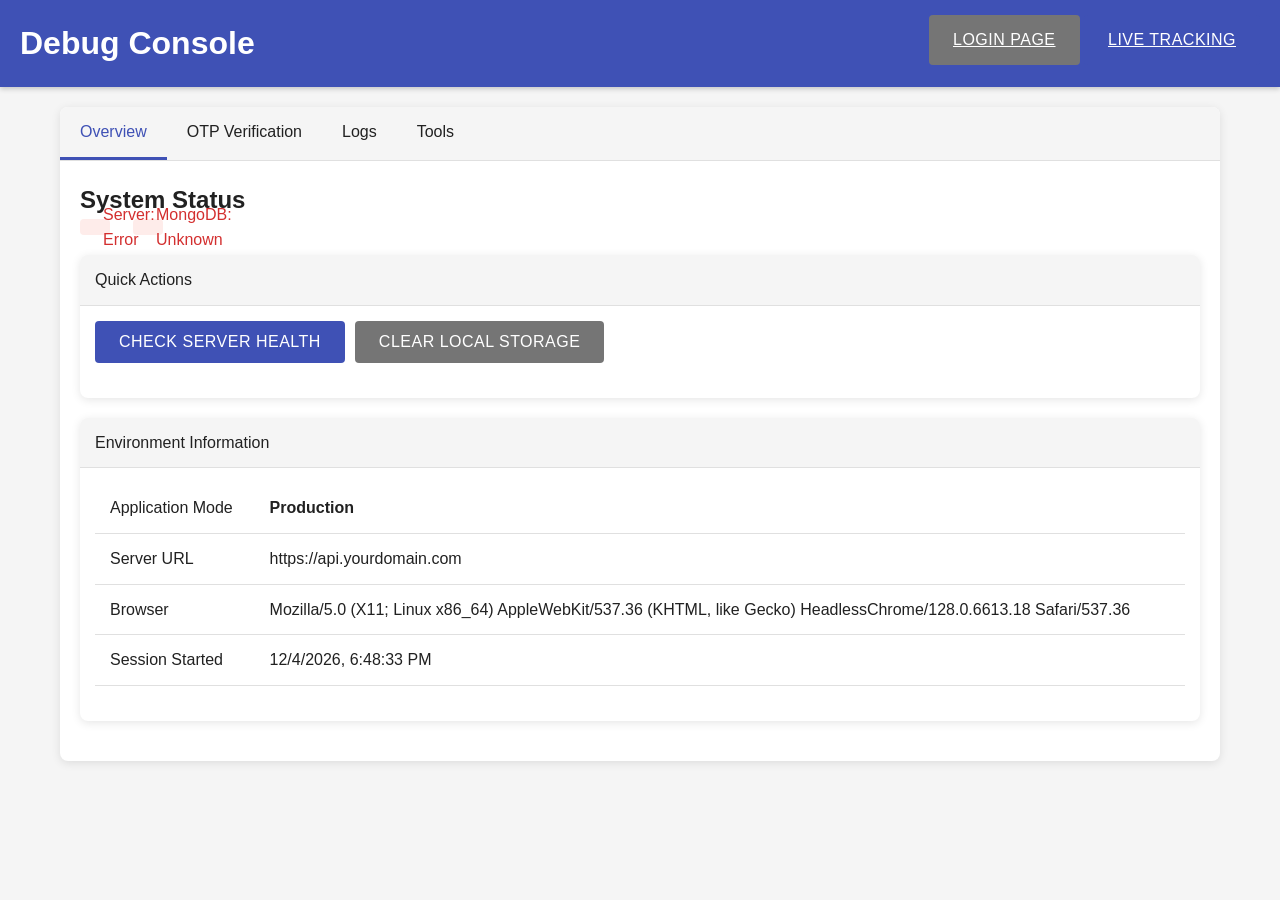
<file: debug.html>
<!DOCTYPE html>
<html lang="en">
<head>
    <meta charset="UTF-8">
    <meta name="viewport" content="width=device-width, initial-scale=1.0">
    <title>Debug Console - Live Location Tracker</title>
    <link rel="stylesheet" href="styles.css">
    <style>
        body {
            padding: 0;
            margin: 0;
            font-family: 'Roboto', 'Segoe UI', Arial, sans-serif;
            background-color: #f5f5f5;
        }
        
        .debug-header {
            background-color: #3f51b5;
            color: white;
            padding: 15px 20px;
            box-shadow: 0 2px 5px rgba(0,0,0,0.2);
            display: flex;
            justify-content: space-between;
            align-items: center;
        }
        
        .debug-container {
            max-width: 1200px;
            margin: 20px auto;
            padding: 0 20px;
        }
        
        .debug-card {
            background: white;
            border-radius: 8px;
            box-shadow: 0 2px 10px rgba(0,0,0,0.1);
            margin-bottom: 20px;
            overflow: hidden;
        }
        
        .debug-card-header {
            background-color: #f5f5f5;
            padding: 12px 15px;
            font-weight: 500;
            border-bottom: 1px solid #e0e0e0;
            display: flex;
            justify-content: space-between;
            align-items: center;
        }
        
        .debug-card-body {
            padding: 15px;
        }
        
        .debug-tabs {
            display: flex;
            background-color: #f5f5f5;
            border-bottom: 1px solid #e0e0e0;
        }
        
        .debug-tab {
            padding: 12px 20px;
            cursor: pointer;
            border-bottom: 3px solid transparent;
            transition: all 0.3s;
            font-weight: 500;
        }
        
        .debug-tab.active {
            border-bottom-color: #3f51b5;
            color: #3f51b5;
        }
        
        .debug-tab:hover:not(.active) {
            border-bottom-color: #c5cae9;
        }
        
        .debug-panel {
            display: none;
            padding: 20px;
        }
        
        .debug-panel.active {
            display: block;
        }
        
        table {
            width: 100%;
            border-collapse: collapse;
            margin-bottom: 20px;
        }
        
        th, td {
            padding: 12px 15px;
            border-bottom: 1px solid #e0e0e0;
            text-align: left;
        }
        
        th {
            background-color: #f5f5f5;
            font-weight: 500;
        }
        
        tr:hover {
            background-color: #f9f9f9;
        }
        
        .debug-actions {
            display: flex;
            gap: 10px;
            margin-bottom: 20px;
        }
        
        .refresh-btn {
            display: flex;
            align-items: center;
            gap: 5px;
        }
        
        .otp-cell {
            font-family: monospace;
            font-weight: bold;
            letter-spacing: 2px;
            font-size: 18px;
        }
        
        .status-valid {
            color: #4caf50;
            font-weight: bold;
        }
        
        .status-expired {
            color: #f44336;
        }
        
        .no-data {
            padding: 40px;
            text-align: center;
            color: #757575;
        }
        
        .health-status {
            display: flex;
            gap: 15px;
            margin-bottom: 20px;
        }
        
        .status-indicator {
            display: flex;
            align-items: center;
            gap: 8px;
            padding: 8px 15px;
            border-radius: 4px;
            font-weight: 500;
        }
        
        .status-indicator.good {
            background-color: rgba(76, 175, 80, 0.1);
            color: #388e3c;
        }
        
        .status-indicator.warning {
            background-color: rgba(255, 152, 0, 0.1);
            color: #f57c00;
        }
        
        .status-indicator.error {
            background-color: rgba(244, 67, 54, 0.1);
            color: #d32f2f;
        }
        
        .dot {
            width: 12px;
            height: 12px;
            border-radius: 50%;
        }
        
        .dot.green {
            background-color: #4caf50;
        }
        
        .dot.yellow {
            background-color: #ffc107;
        }
        
        .dot.red {
            background-color: #f44336;
        }
        
        .error-log {
            background-color: #ffebee;
            border-left: 4px solid #f44336;
            padding: 15px;
            margin-bottom: 10px;
            border-radius: 4px;
        }
        
        .info-log {
            background-color: #e3f2fd;
            border-left: 4px solid #2196f3;
            padding: 15px;
            margin-bottom: 10px;
            border-radius: 4px;
        }
        
        .copy-btn {
            background-color: transparent;
            border: none;
            color: #3f51b5;
            cursor: pointer;
            padding: 5px;
            font-size: 14px;
            display: inline-flex;
            align-items: center;
            gap: 5px;
        }
        
        .copy-btn:hover {
            text-decoration: underline;
        }
        
        .debug-form {
            display: flex;
            flex-direction: column;
            gap: 15px;
            max-width: 500px;
        }
        
        .form-row {
            display: flex;
            gap: 10px;
        }
        
        .form-row input {
            flex: 1;
        }
    </style>
</head>
<body>
    <div class="debug-header">
        <h1>Debug Console</h1>
        <div>
            <a href="login.html" class="btn btn-secondary">Login Page</a>
            <a href="index.html" class="btn">Live Tracking</a>
        </div>
    </div>
    
    <div class="debug-container">
        <div class="debug-card">
            <div class="debug-tabs">
                <div class="debug-tab active" data-tab="overview">Overview</div>
                <div class="debug-tab" data-tab="otps">OTP Verification</div>
                <div class="debug-tab" data-tab="logs">Logs</div>
                <div class="debug-tab" data-tab="tools">Tools</div>
            </div>
            
            <div class="debug-panel active" id="overview-panel">
                <h2>System Status</h2>
                
                <div class="health-status">
                    <div class="status-indicator" id="server-status">
                        <div class="dot yellow"></div>
                        <span>Server: Checking...</span>
                    </div>
                    <div class="status-indicator" id="mongodb-status">
                        <div class="dot yellow"></div>
                        <span>MongoDB: Checking...</span>
                    </div>
                </div>
                
                <div class="debug-card">
                    <div class="debug-card-header">
                        Quick Actions
                    </div>
                    <div class="debug-card-body">
                        <div class="debug-actions">
                            <button class="btn" id="check-health">Check Server Health</button>
                            <button class="btn btn-secondary" id="clear-storage">Clear Local Storage</button>
                        </div>
                    </div>
                </div>
                
                <div class="debug-card">
                    <div class="debug-card-header">
                        Environment Information
                    </div>
                    <div class="debug-card-body">
                        <table>
                            <tr>
                                <td>Application Mode</td>
                                <td><strong id="app-mode">Development</strong></td>
                            </tr>
                            <tr>
                                <td>Server URL</td>
                                <td id="api-url"></td>
                            </tr>
                            <tr>
                                <td>Browser</td>
                                <td id="browser-info"></td>
                            </tr>
                            <tr>
                                <td>Session Started</td>
                                <td id="session-started"></td>
                            </tr>
                        </table>
                    </div>
                </div>
            </div>
            
            <div class="debug-panel" id="otps-panel">
                <div class="debug-actions">
                    <button class="btn refresh-btn" id="refresh-otps">
                        <span>Refresh OTPs</span>
                    </button>
                    <button class="btn btn-secondary" id="clear-otps">Clear All</button>
                </div>
                
                <div class="debug-card">
                    <div class="debug-card-header">
                        <span>Recent OTPs</span>
                        <span id="last-refreshed"></span>
                    </div>
                    <div class="debug-card-body">
                        <div id="otps-table-container">
                            <table id="otps-table">
                                <thead>
                                    <tr>
                                        <th>Phone Number</th>
                                        <th>OTP</th>
                                        <th>Received</th>
                                        <th>Expires In</th>
                                        <th>Status</th>
                                        <th>Actions</th>
                                    </tr>
                                </thead>
                                <tbody id="otps-table-body">
                                    <!-- OTP data will be populated here -->
                                </tbody>
                            </table>
                            <div id="no-otps" class="no-data">
                                <p>No recent OTPs found</p>
                                <button class="btn" id="generate-test-otp">Generate Test OTP</button>
                            </div>
                        </div>
                    </div>
                </div>
                
                <div class="debug-card">
                    <div class="debug-card-header">
                        Check OTP for Phone Number
                    </div>
                    <div class="debug-card-body">
                        <div class="debug-form">
                            <div class="form-row">
                                <input type="text" id="check-phone" placeholder="Enter phone number">
                                <button class="btn" id="check-otp-btn">Check OTP</button>
                            </div>
                            <div id="check-result"></div>
                        </div>
                    </div>
                </div>
                
                <div class="debug-card">
                    <div class="debug-card-header">
                        Generate Test OTP
                    </div>
                    <div class="debug-card-body">
                        <div class="debug-form">
                            <div class="form-row">
                                <input type="text" id="test-phone" placeholder="Phone number" value="1234567890">
                                <button class="btn" id="send-test-otp">Generate OTP</button>
                            </div>
                            <div id="test-result"></div>
                        </div>
                    </div>
                </div>
            </div>
            
            <div class="debug-panel" id="logs-panel">
                <div class="debug-actions">
                    <button class="btn refresh-btn" id="refresh-logs">
                        <span>Refresh Logs</span>
                    </button>
                    <button class="btn btn-secondary" id="clear-logs">Clear Logs</button>
                </div>
                
                <div id="logs-container">
                    <!-- Logs will be populated here -->
                    <div class="no-data">No logs available</div>
                </div>
            </div>
            
            <div class="debug-panel" id="tools-panel">
                <h2>Developer Tools</h2>
                
                <div class="debug-card">
                    <div class="debug-card-header">
                        Verify JWT Token
                    </div>
                    <div class="debug-card-body">
                        <div class="debug-form">
                            <textarea id="jwt-token" placeholder="Paste JWT token here" rows="3"></textarea>
                            <button class="btn" id="verify-jwt">Verify Token</button>
                            <div id="jwt-result"></div>
                        </div>
                    </div>
                </div>
                
                <div class="debug-card">
                    <div class="debug-card-header">
                        Test Password Hash
                    </div>
                    <div class="debug-card-body">
                        <div class="debug-form">
                            <input type="text" id="password-input" placeholder="Enter password">
                            <button class="btn" id="hash-password">Generate Hash</button>
                            <div id="hash-result"></div>
                        </div>
                    </div>
                </div>
            </div>
        </div>
    </div>
    
    <script>
        // Constants
        const API_BASE_URL = window.location.hostname === 'localhost' || window.location.hostname === '127.0.0.1' 
            ? '' 
            : 'https://api.yourdomain.com';
        
        // Elements
        const tabButtons = document.querySelectorAll('.debug-tab');
        const panels = document.querySelectorAll('.debug-panel');
        const refreshOtpsBtn = document.getElementById('refresh-otps');
        const otpsTableBody = document.getElementById('otps-table-body');
        const noOtps = document.getElementById('no-otps');
        const lastRefreshed = document.getElementById('last-refreshed');
        const checkOtpBtn = document.getElementById('check-otp-btn');
        const checkPhone = document.getElementById('check-phone');
        const checkResult = document.getElementById('check-result');
        const sendTestOtpBtn = document.getElementById('send-test-otp');
        const testPhone = document.getElementById('test-phone');
        const testResult = document.getElementById('test-result');
        const serverStatus = document.getElementById('server-status');
        const mongodbStatus = document.getElementById('mongodb-status');
        const checkHealthBtn = document.getElementById('check-health');
        const clearStorageBtn = document.getElementById('clear-storage');
        const apiUrl = document.getElementById('api-url');
        const browserInfo = document.getElementById('browser-info');
        const sessionStarted = document.getElementById('session-started');
        const appMode = document.getElementById('app-mode');
        const generateTestOtpBtn = document.getElementById('generate-test-otp');
        
        // Tab switching
        tabButtons.forEach(button => {
            button.addEventListener('click', () => {
                const tabId = button.getAttribute('data-tab');
                
                // Update active tab
                tabButtons.forEach(btn => btn.classList.remove('active'));
                button.classList.add('active');
                
                // Show corresponding panel
                panels.forEach(panel => panel.classList.remove('active'));
                document.getElementById(`${tabId}-panel`).classList.add('active');
                
                // Refresh data for the selected tab
                if (tabId === 'otps') {
                    fetchRecentOTPs();
                } else if (tabId === 'overview') {
                    checkServerHealth();
                }
            });
        });
        
        // Initialize the page
        function initPage() {
            // Set environment info
            apiUrl.textContent = API_BASE_URL || window.location.origin;
            browserInfo.textContent = navigator.userAgent;
            sessionStarted.textContent = new Date().toLocaleString();
            
            // Check if we're in development or production
            const isLocalhost = window.location.hostname === 'localhost' || window.location.hostname === '127.0.0.1';
            appMode.textContent = isLocalhost ? 'Development' : 'Production';
            
            // Initial data load
            checkServerHealth();
            fetchRecentOTPs();
            
            // Add event listeners
            refreshOtpsBtn.addEventListener('click', fetchRecentOTPs);
            checkOtpBtn.addEventListener('click', checkOtpForPhone);
            sendTestOtpBtn.addEventListener('click', sendTestOtp);
            checkHealthBtn.addEventListener('click', checkServerHealth);
            clearStorageBtn.addEventListener('click', clearLocalStorage);
            generateTestOtpBtn.addEventListener('click', sendTestOtp);
            
            // Setup auto-refresh
            setInterval(fetchRecentOTPs, 30000); // Refresh OTPs every 30 seconds
        }
        
        // Fetch recent OTPs
        function fetchRecentOTPs() {
            fetch(`${API_BASE_URL}/api/dev/recent-otps`)
                .then(response => response.json())
                .then(data => {
                    lastRefreshed.textContent = `Last updated: ${new Date().toLocaleTimeString()}`;
                    
                    const phones = Object.keys(data.data || {});
                    
                    if (phones.length === 0) {
                        otpsTableBody.innerHTML = '';
                        noOtps.style.display = 'block';
                        return;
                    }
                    
                    noOtps.style.display = 'none';
                    otpsTableBody.innerHTML = '';
                    
                    phones.forEach(phone => {
                        const otpData = data.data[phone];
                        const tr = document.createElement('tr');
                        
                        const statusClass = otpData.valid ? 'status-valid' : 'status-expired';
                        const statusText = otpData.valid ? 'Valid' : 'Expired';
                        
                        tr.innerHTML = `
                            <td>${phone}</td>
                            <td class="otp-cell">${otpData.otp}</td>
                            <td>${otpData.received}</td>
                            <td>${otpData.expiresIn}</td>
                            <td class="${statusClass}">${statusText}</td>
                            <td>
                                <button class="copy-btn" data-otp="${otpData.otp}">Copy OTP</button>
                            </td>
                        `;
                        
                        otpsTableBody.appendChild(tr);
                    });
                    
                    // Add event listeners to copy buttons
                    document.querySelectorAll('.copy-btn').forEach(btn => {
                        btn.addEventListener('click', () => {
                            const otp = btn.getAttribute('data-otp');
                            navigator.clipboard.writeText(otp).then(() => {
                                btn.textContent = 'Copied!';
                                setTimeout(() => {
                                    btn.textContent = 'Copy OTP';
                                }, 2000);
                            });
                        });
                    });
                })
                .catch(error => {
                    console.error('Error fetching OTPs:', error);
                    lastRefreshed.textContent = `Error refreshing data`;
                });
        }
        
        // Check OTP for a specific phone number
        function checkOtpForPhone() {
            const phone = checkPhone.value.trim();
            
            if (!phone) {
                checkResult.innerHTML = '<div class="error-log">Please enter a phone number</div>';
                return;
            }
            
            checkResult.innerHTML = '<div class="info-log">Checking...</div>';
            
            fetch(`${API_BASE_URL}/api/check-otp/${phone}`)
                .then(response => response.json())
                .then(data => {
                    if (data.error) {
                        checkResult.innerHTML = `<div class="error-log">${data.error}</div>`;
                        return;
                    }
                    
                    const statusClass = data.valid ? 'status-valid' : 'status-expired';
                    const statusText = data.valid ? 'Valid' : 'Expired';
                    
                    checkResult.innerHTML = `
                        <div class="info-log">
                            <p><strong>Phone:</strong> ${data.phone}</p>
                            <p><strong>OTP:</strong> <span class="otp-cell">${data.otp}</span></p>
                            <p><strong>Status:</strong> <span class="${statusClass}">${statusText}</span></p>
                            <p><strong>Expires in:</strong> ${Math.floor(data.expiresIn / 60)}:${(data.expiresIn % 60).toString().padStart(2, '0')}</p>
                            <button class="copy-btn" id="check-copy-btn">Copy OTP</button>
                        </div>
                    `;
                    
                    document.getElementById('check-copy-btn').addEventListener('click', () => {
                        navigator.clipboard.writeText(data.otp).then(() => {
                            document.getElementById('check-copy-btn').textContent = 'Copied!';
                            setTimeout(() => {
                                document.getElementById('check-copy-btn').textContent = 'Copy OTP';
                            }, 2000);
                        });
                    });
                })
                .catch(error => {
                    console.error('Error checking OTP:', error);
                    checkResult.innerHTML = `<div class="error-log">Failed to check OTP: ${error.message}</div>`;
                });
        }
        
        // Send a test OTP
        function sendTestOtp() {
            const phone = testPhone.value.trim() || '1234567890';
            
            testResult.innerHTML = '<div class="info-log">Sending test OTP...</div>';
            
            fetch(`${API_BASE_URL}/api/forgot-password`, {
                method: 'POST',
                headers: {
                    'Content-Type': 'application/json'
                },
                body: JSON.stringify({ phone })
            })
                .then(response => response.json())
                .then(data => {
                    if (data.error) {
                        testResult.innerHTML = `<div class="error-log">${data.error}</div>`;
                        return;
                    }
                    
                    testResult.innerHTML = `
                        <div class="info-log">
                            <p><strong>Success!</strong> OTP sent to ${phone}</p>
                            ${data.otp ? `<p><strong>OTP:</strong> <span class="otp-cell">${data.otp}</span></p>` : ''}
                            <p>${data.message}</p>
                            ${data.otp ? `<button class="copy-btn" id="test-copy-btn">Copy OTP</button>` : ''}
                        </div>
                    `;
                    
                    if (data.otp) {
                        document.getElementById('test-copy-btn').addEventListener('click', () => {
                            navigator.clipboard.writeText(data.otp).then(() => {
                                document.getElementById('test-copy-btn').textContent = 'Copied!';
                                setTimeout(() => {
                                    document.getElementById('test-copy-btn').textContent = 'Copy OTP';
                                }, 2000);
                            });
                        });
                    }
                    
                    // Refresh OTPs table
                    setTimeout(fetchRecentOTPs, 1000);
                })
                .catch(error => {
                    console.error('Error sending test OTP:', error);
                    testResult.innerHTML = `<div class="error-log">Failed to send test OTP: ${error.message}</div>`;
                });
        }
        
        // Check server health
        function checkServerHealth() {
            // Reset status
            serverStatus.innerHTML = '<div class="dot yellow"></div><span>Server: Checking...</span>';
            mongodbStatus.innerHTML = '<div class="dot yellow"></div><span>MongoDB: Checking...</span>';
            
            fetch(`${API_BASE_URL}/api/health`)
                .then(response => response.json())
                .then(data => {
                    // Update server status
                    serverStatus.innerHTML = '<div class="dot green"></div><span>Server: Running</span>';
                    serverStatus.className = 'status-indicator good';
                    
                    // Update MongoDB status
                    if (data.mongodb && data.mongodb.status === 'connected') {
                        mongodbStatus.innerHTML = '<div class="dot green"></div><span>MongoDB: Connected</span>';
                        mongodbStatus.className = 'status-indicator good';
                    } else if (data.mongodb && data.mongodb.status === 'connecting') {
                        mongodbStatus.innerHTML = '<div class="dot yellow"></div><span>MongoDB: Connecting...</span>';
                        mongodbStatus.className = 'status-indicator warning';
                    } else {
                        mongodbStatus.innerHTML = '<div class="dot red"></div><span>MongoDB: Disconnected</span>';
                        mongodbStatus.className = 'status-indicator error';
                    }
                })
                .catch(error => {
                    console.error('Error checking server health:', error);
                    serverStatus.innerHTML = '<div class="dot red"></div><span>Server: Error</span>';
                    serverStatus.className = 'status-indicator error';
                    mongodbStatus.innerHTML = '<div class="dot red"></div><span>MongoDB: Unknown</span>';
                    mongodbStatus.className = 'status-indicator error';
                });
        }
        
        // Clear local storage
        function clearLocalStorage() {
            if (confirm('Are you sure you want to clear local storage? This will log you out.')) {
                localStorage.clear();
                sessionStorage.clear();
                alert('Local storage cleared successfully');
            }
        }
        
        // Initialize page when DOM is loaded
        document.addEventListener('DOMContentLoaded', initPage);
    </script>
</body>
</html>
</file>
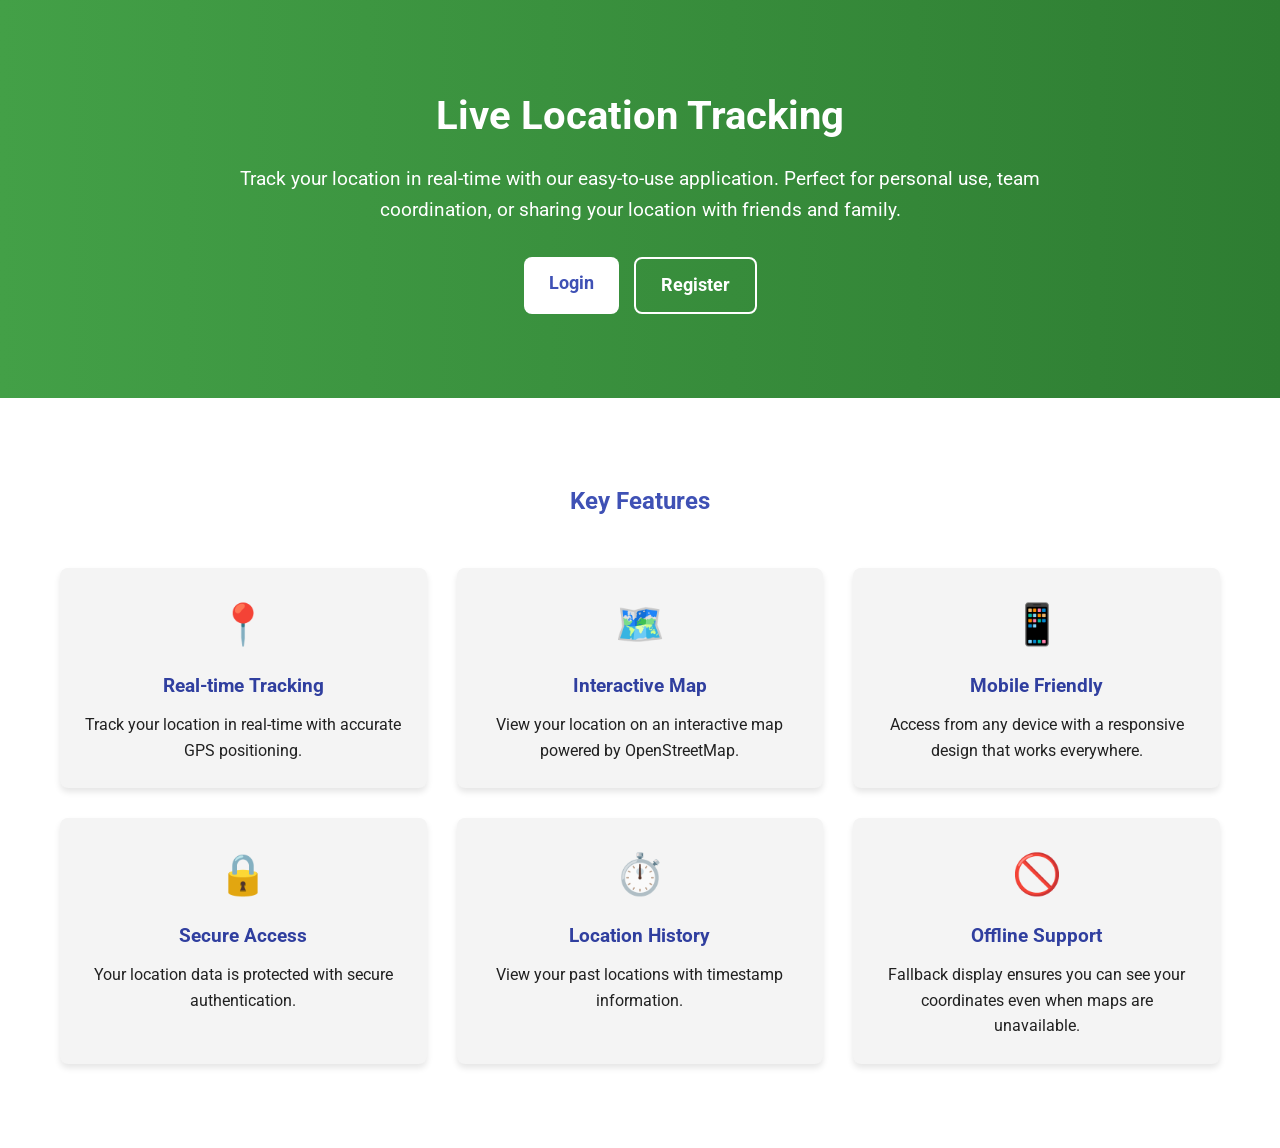
<file: index-landing.html>
<!DOCTYPE html>
<html lang="en">
<head>
    <meta charset="UTF-8">
    <meta name="viewport" content="width=device-width, initial-scale=1.0">
    <title>Live Location Tracker</title>
    <link rel="stylesheet" href="styles.css">
    <link href="https://fonts.googleapis.com/css2?family=Roboto:wght@300;400;500;700&display=swap" rel="stylesheet">
</head>
<body>
    <div class="landing">
        <!-- Hero Section -->
        <div class="landing-hero">
            <div class="container">
                <h1>Live Location Tracking</h1>
                <p>Track your location in real-time with our easy-to-use application. Perfect for personal use, team coordination, or sharing your location with friends and family.</p>
                
                <div class="cta-buttons">
                    <a href="login.html" class="btn-cta btn-primary-cta">Login</a>
                    <a href="register.html" class="btn-cta btn-secondary-cta">Register</a>
                </div>
            </div>
        </div>
        
        <!-- Features Section -->
        <div class="landing-features">
            <div class="container">
                <h2 class="features-title">Key Features</h2>
                
                <div class="features-grid">
                    <div class="feature-card">
                        <div class="feature-icon">📍</div>
                        <h3>Real-time Tracking</h3>
                        <p>Track your location in real-time with accurate GPS positioning.</p>
                    </div>
                    
                    <div class="feature-card">
                        <div class="feature-icon">🗺️</div>
                        <h3>Interactive Map</h3>
                        <p>View your location on an interactive map powered by OpenStreetMap.</p>
                    </div>
                    
                    <div class="feature-card">
                        <div class="feature-icon">📱</div>
                        <h3>Mobile Friendly</h3>
                        <p>Access from any device with a responsive design that works everywhere.</p>
                    </div>
                    
                    <div class="feature-card">
                        <div class="feature-icon">🔒</div>
                        <h3>Secure Access</h3>
                        <p>Your location data is protected with secure authentication.</p>
                    </div>
                    
                    <div class="feature-card">
                        <div class="feature-icon">⏱️</div>
                        <h3>Location History</h3>
                        <p>View your past locations with timestamp information.</p>
                    </div>
                    
                    <div class="feature-card">
                        <div class="feature-icon">🚫</div>
                        <h3>Offline Support</h3>
                        <p>Fallback display ensures you can see your coordinates even when maps are unavailable.</p>
                    </div>
                </div>
            </div>
        </div>
    </div>

    <script>
        // Check if user is already logged in
        document.addEventListener('DOMContentLoaded', () => {
            const token = localStorage.getItem('token');
            if (token) {
                // Redirect to dashboard if already logged in
                window.location.href = 'dashboard.html';
            }
        });
    </script>
</body>
</html>
</file>
<file: styles.css>
:root {
    --primary-color: #3f51b5;
    --secondary-color: #303f9f;
    --accent-color: #ff4081;
    --bg-color: #f4f4f4;
    --card-bg: #fff;
    --error-color: #f44336;
    --success-color: #4caf50;
    --warning-color: #ff9800;
    --background-light: #f5f5f5;
    --text-primary: #212121;
    --text-secondary: #757575;
    --border-radius: 8px;
    --shadow: 0 2px 10px rgba(0, 0, 0, 0.1);
    --box-shadow: 0 4px 6px rgba(0, 0, 0, 0.1);
    --transition-speed: 0.3s;
}

* {
    margin: 0;
    padding: 0;
    box-sizing: border-box;
    font-family: 'Roboto', 'Segoe UI', Arial, sans-serif;
}

body {
    background-color: var(--background-light);
    color: var(--text-primary);
    line-height: 1.6;
}

.container {
    max-width: 1200px;
    margin: 0 auto;
    padding: 20px;
}

/* Header */
header {
    background-color: var(--primary-color);
    color: white;
    padding: 1rem;
    box-shadow: var(--shadow);
}

.header-content {
    display: flex;
    justify-content: space-between;
    align-items: center;
}

.logo h1 {
    font-size: 1.8rem;
}

nav button {
    background-color: transparent;
    border: 1px solid white;
    color: white;
    padding: 8px 15px;
    border-radius: var(--border-radius);
    cursor: pointer;
    transition: background-color 0.3s;
}

nav button:hover {
    background-color: rgba(255, 255, 255, 0.1);
}

/* Main Content */
.main {
    margin-top: 20px;
    display: grid;
    grid-template-columns: 1fr;
    gap: 20px;
}

@media (min-width: 768px) {
    .main {
        grid-template-columns: repeat(2, 1fr);
    }
}

.card {
    background-color: var(--card-bg);
    border-radius: var(--border-radius);
    box-shadow: var(--box-shadow);
    padding: 20px;
    transition: transform 0.3s, box-shadow 0.3s;
}

.card:hover {
    transform: translateY(-5px);
    box-shadow: 0 8px 15px rgba(0, 0, 0, 0.1);
}

.card h2 {
    margin-bottom: 15px;
    color: var(--primary-color);
    display: flex;
    align-items: center;
    gap: 8px;
}

.card-icon {
    font-size: 1.5rem;
}

/* Location Info */
.location-info {
    display: grid;
    grid-template-columns: repeat(2, 1fr);
    gap: 15px;
    margin-bottom: 20px;
}

.info-box {
    padding: 10px;
    background-color: #f9f9f9;
    border-radius: var(--border-radius);
    text-align: center;
}

.info-box p {
    font-size: 1.2rem;
    font-weight: bold;
    color: var(--accent-color);
}

.info-box span {
    font-size: 0.85rem;
    color: #666;
}

/* Status */
.status-container {
    display: flex;
    align-items: center;
    margin-bottom: 20px;
    padding: 10px;
    background-color: #f9f9f9;
    border-radius: var(--border-radius);
}

.status-indicator {
    width: 12px;
    height: 12px;
    border-radius: 50%;
    margin-right: 8px;
}

.online {
    background-color: var(--success-color);
    box-shadow: 0 0 5px var(--success-color);
}

.offline {
    background-color: var(--error-color);
    box-shadow: 0 0 5px var(--error-color);
}

/* Controls */
.controls {
    display: flex;
    gap: 10px;
}

button {
    padding: 10px 15px;
    border: none;
    border-radius: var(--border-radius);
    cursor: pointer;
    font-weight: bold;
    transition: background-color 0.3s;
}

button:disabled {
    opacity: 0.7;
    cursor: not-allowed;
}

.btn-primary {
    background-color: var(--primary-color);
    color: white;
}

.btn-primary:hover:not(:disabled) {
    background-color: var(--accent-color);
}

.btn-secondary {
    background-color: #e0e0e0;
    color: var(--secondary-color);
}

.btn-secondary:hover:not(:disabled) {
    background-color: #d0d0d0;
}

/* Map Styles */
.map-container {
    position: relative;
    margin-bottom: 20px;
    height: 400px;
    border-radius: 4px;
    overflow: hidden;
    border: 1px solid #ddd;
    box-shadow: 0 2px 5px rgba(0, 0, 0, 0.1);
}

#map {
    width: 100%;
    height: 100%;
    background-color: #f5f5f5;
}

/* Zoom controls */
.zoom-controls {
    position: absolute;
    right: 10px;
    top: 10px;
    z-index: 999;
    display: flex;
    flex-direction: column;
    gap: 5px;
}

.zoom-btn {
    width: 30px;
    height: 30px;
    background-color: white;
    border: 1px solid #ccc;
    border-radius: 4px;
    display: flex;
    justify-content: center;
    align-items: center;
    cursor: pointer;
    font-size: 16px;
    box-shadow: 0 1px 5px rgba(0,0,0,0.15);
    transition: background-color 0.2s;
}

.zoom-btn:hover {
    background-color: #f0f0f0;
}

.zoom-btn:active {
    background-color: #e0e0e0;
}

/* Leaflet specifics */
.leaflet-container {
    height: 100%;
    width: 100%;
    max-width: 100%;
    max-height: 100%;
    border-radius: 4px;
}

/* Improved marker popup */
.leaflet-popup-content {
    padding: 5px;
    font-size: 14px;
    line-height: 1.5;
}

.leaflet-popup-content b {
    color: #3388ff;
}

/* History list improvements */
.history-item {
    display: grid;
    grid-template-columns: 110px 1fr auto auto;
    gap: 10px;
    padding: 10px;
    border-bottom: 1px solid #eee;
    align-items: center;
}

.history-item:hover {
    background-color: #f8f9fa;
}

.history-time {
    color: #666;
    font-size: 0.9em;
    white-space: nowrap;
}

.history-coords {
    font-size: 0.9em;
    overflow: hidden;
    text-overflow: ellipsis;
    white-space: nowrap;
}

.history-accuracy {
    color: #666;
    font-size: 0.85em;
    white-space: nowrap;
}

.btn-show-on-map {
    background: none;
    border: none;
    color: #007bff;
    cursor: pointer;
    font-size: 16px;
    width: 30px;
    height: 30px;
    border-radius: 50%;
    display: flex;
    align-items: center;
    justify-content: center;
    transition: background-color 0.2s;
}

.btn-show-on-map:hover {
    background-color: #e9f5ff;
}

/* For dashboard map */
#map-container {
    position: relative;
    width: 100%;
    min-height: 350px;
    border-radius: 4px;
    overflow: hidden;
    border: 1px solid #ddd;
    box-shadow: 0 2px 5px rgba(0, 0, 0, 0.1);
}

/* Fallback map improvements */
.fallback-map {
    display: flex;
    flex-direction: column;
    align-items: center;
    justify-content: center;
    padding: 20px;
    background-color: #f8f9fa;
    border-radius: 4px;
    height: 100%;
    text-align: center;
    border: 1px dashed #ccc;
}

.fallback-map h3 {
    margin-top: 0;
    margin-bottom: 15px;
    color: #333;
}

.coordinate-display {
    background-color: #fff;
    padding: 10px 15px;
    border-radius: 4px;
    margin: 15px 0;
    font-family: monospace;
    font-size: 14px;
    border: 1px solid #ddd;
    width: 80%;
    max-width: 300px;
    text-align: center;
    box-shadow: 0 1px 3px rgba(0, 0, 0, 0.1);
}

.map-placeholder {
    font-size: 14px;
    color: #666;
    margin-bottom: 15px;
    line-height: 1.5;
}

#retry-map-btn {
    margin-top: 10px;
    background-color: #e9ecef;
    border-color: #ced4da;
    color: #495057;
    padding: 6px 12px;
    font-size: 14px;
    transition: all 0.3s;
}

#retry-map-btn:hover {
    background-color: #ced4da;
    border-color: #adb5bd;
}

/* Map loading indicator */
.map-loading {
    position: absolute;
    top: 50%;
    left: 50%;
    transform: translate(-50%, -50%);
    background: rgba(255, 255, 255, 0.9);
    padding: 10px 15px;
    border-radius: 4px;
    box-shadow: 0 2px 8px rgba(0, 0, 0, 0.1);
    font-size: 14px;
    color: #495057;
    z-index: 999;
    pointer-events: none;
    border: 1px solid #dee2e6;
}

/* Tracking controls */
.tracking-controls {
    display: flex;
    gap: 10px;
    margin-top: 10px;
    flex-wrap: wrap;
}

/* Enhanced buttons */
.btn {
    display: inline-flex;
    align-items: center;
    justify-content: center;
    gap: 5px;
    padding: 8px 16px;
    border-radius: 4px;
    font-weight: 500;
    cursor: pointer;
    transition: all 0.2s;
    border: 1px solid transparent;
}

.btn i {
    font-size: 0.9em;
}

.primary-btn {
    background-color: #007bff;
    color: white;
}

.primary-btn:hover {
    background-color: #0069d9;
}

.secondary-btn {
    background-color: #6c757d;
    color: white;
}

.secondary-btn:hover {
    background-color: #5a6268;
}

.btn:disabled {
    opacity: 0.6;
    cursor: not-allowed;
}

/* Status indicator improvements */
.status-indicator {
    width: 12px;
    height: 12px;
    border-radius: 50%;
    margin-right: 8px;
}

.status-indicator.online {
    background-color: #28a745;
    box-shadow: 0 0 0 rgba(40, 167, 69, 0.4);
    animation: pulse 1.5s infinite;
}

.status-indicator.offline {
    background-color: #dc3545;
}

@keyframes pulse {
    0% {
        box-shadow: 0 0 0 0 rgba(155, 185, 162, 0.4);
    }
    70% {
        box-shadow: 0 0 0 10px rgba(40, 167, 69, 0);
    }
    100% {
        box-shadow: 0 0 0 0 rgba(40, 167, 69, 0);
    }
}

/* Location info improvements */
.location-container {
    background-color: #f8f9fa;
    border-radius: 4px;
    padding: 15px;
    margin-bottom: 20px;
    border: 1px solid #dee2e6;
}

.location-info h2 {
    margin-top: 0;
    font-size: 1.2rem;
    color: #495057;
    margin-bottom: 10px;
}

.coordinates {
    display: grid;
    grid-template-columns: repeat(auto-fill, minmax(200px, 1fr));
    gap: 10px;
}

.coordinate {
    background-color: white;
    padding: 8px 12px;
    border-radius: 4px;
    border: 1px solid #dee2e6;
    display: flex;
    justify-content: space-between;
    font-size: 0.9rem;
}

.location-status {
    display: flex;
    align-items: center;
    margin: 15px 0;
    font-weight: 500;
}

/* Field error styling */
.field-error {
    color: #d32f2f;
    font-size: 13px;
    margin-top: 4px;
    margin-bottom: 8px;
    display: block;
    padding-left: 4px;
    border-left: 2px solid #d32f2f;
    animation: fadeIn 0.3s ease-in-out;
}

@keyframes fadeIn {
    from { opacity: 0; transform: translateY(-5px); }
    to { opacity: 1; transform: translateY(0); }
}

.input-error {
    border-color: #d32f2f !important;
    background-color: rgba(211, 47, 47, 0.05);
    box-shadow: 0 0 0 1px rgba(211, 47, 47, 0.2);
}

.input-error:focus {
    box-shadow: 0 0 0 2px rgba(211, 47, 47, 0.25);
    outline: none;
}

/* Form inputs focus styles */
.form-group input:focus {
    border-color: #4CAF50;
    outline: none;
    box-shadow: 0 0 0 2px rgba(76, 175, 80, 0.25);
}

/* Success message styles */
.success-message {
    background-color: #e8f5e9;
    color: #2e7d32;
    border-left: 3px solid #2e7d32;
    padding: 12px;
    margin: 15px 0;
    border-radius: 4px;
    font-weight: 500;
    animation: fadeIn 0.3s ease-in-out;
}

/* Error message styles */
.error-message {
    background-color: #fbe9e7;
    color: #d32f2f;
    border-left: 3px solid #d32f2f;
    padding: 12px;
    margin: 15px 0;
    border-radius: 4px;
    font-weight: 500;
    animation: fadeIn 0.3s ease-in-out;
}

/* Loading button style */
.btn-loading {
    position: relative;
    color: transparent !important;
    pointer-events: none;
}

.btn-loading::after {
    content: '';
    position: absolute;
    left: 50%;
    top: 50%;
    width: 20px;
    height: 20px;
    margin-left: -10px;
    margin-top: -10px;
    border: 2px solid rgba(255, 255, 255, 0.3);
    border-radius: 50%;
    border-top-color: white;
    animation: spin 0.8s linear infinite;
}

@keyframes spin {
    0% { transform: rotate(0deg); }
    100% { transform: rotate(360deg); }
}

/* Enhanced form styling */
.form-group {
    margin-bottom: 24px;
    position: relative;
}

.form-group label {
    display: block;
    margin-bottom: 8px;
    font-weight: 500;
    color: #333;
}

.form-group input {
    width: 100%;
    padding: 10px 12px;
    border: 1px solid #ddd;
    border-radius: 4px;
    font-size: 15px;
    transition: all 0.2s ease;
}

.form-group .form-help {
    font-size: 12px;
    color: #666;
    margin-top: 4px;
}

/* Form footer links */
.form-footer-links {
    margin: 10px 0 15px;
    text-align: right;
}

.form-footer-links a {
    color: var(--primary-color);
    text-decoration: none;
    font-size: 0.9rem;
}

.form-footer-links a:hover {
    text-decoration: underline;
}

/* OTP Verification */
.otp-countdown {
    text-align: center;
    margin: 15px 0;
    font-size: 0.9rem;
    color: #666;
}

#countdown-timer {
    font-weight: bold;
    color: var(--primary-color);
}

.resend-otp-container {
    text-align: center;
    margin: 10px 0 20px;
}

.resend-otp-container a {
    color: var(--primary-color);
    text-decoration: none;
    font-size: 0.9rem;
}

.resend-otp-container a:hover {
    text-decoration: underline;
}

/* OTP input styling */
#otp-code {
    letter-spacing: 4px;
    font-size: 1.2rem;
    text-align: center;
    font-weight: 500;
}

/* Hidden class for toggling visibility */
.hidden {
    display: none !important;
}

/* Animation */
@keyframes pulse {
    0% {
        transform: scale(1);
    }
    50% {
        transform: scale(1.05);
    }
    100% {
        transform: scale(1);
    }
}

.pulse {
    animation: pulse 1s infinite;
}

/* Login & Register Forms */
.auth-container {
    display: flex;
    justify-content: center;
    align-items: center;
    min-height: 100vh;
    background-color: var(--bg-color);
}

.auth-card {
    background-color: var(--card-bg);
    border-radius: var(--border-radius);
    box-shadow: var(--box-shadow);
    padding: 30px;
    width: 100%;
    max-width: 400px;
}

.auth-card h2 {
    text-align: center;
    margin-bottom: 20px;
    color: var(--primary-color);
}

.form-footer {
    margin-top: 20px;
    text-align: center;
}

.form-footer a {
    color: var(--primary-color);
    text-decoration: none;
}

.form-footer a:hover {
    text-decoration: underline;
}

/* Responsive Leaflet Map */
#map {
    height: 400px;
    width: 100%;
    border-radius: var(--border-radius);
    box-shadow: var(--shadow);
    z-index: 1;
}

/* Leaflet popup styling */
.leaflet-popup-content-wrapper {
    border-radius: var(--border-radius);
    padding: 0;
}

.leaflet-popup-content {
    margin: 0;
    padding: 10px 15px;
}

.location-popup {
    text-align: center;
}

.location-popup h3 {
    color: var(--primary-color);
    margin-bottom: 5px;
}

.location-popup p {
    margin: 5px 0;
}

/* Landing page styles */
.landing {
    min-height: 100vh;
    display: flex;
    flex-direction: column;
}

.landing-hero {
    background: linear-gradient(to right, #43a047, #2e7d32);
    color: white;
    padding: 4rem 2rem;
    text-align: center;
}

.landing-hero h1 {
    font-size: 2.5rem;
    margin-bottom: 1rem;
}

.landing-hero p {
    font-size: 1.2rem;
    max-width: 800px;
    margin: 0 auto 2rem;
}

.cta-buttons {
    display: flex;
    justify-content: center;
    gap: 15px;
}

.btn-cta {
    padding: 12px 25px;
    border-radius: var(--border-radius);
    font-weight: bold;
    font-size: 1.1rem;
    text-decoration: none;
    transition: all 0.3s;
}

.btn-primary-cta {
    background-color: white;
    color: var(--primary-color);
}

.btn-primary-cta:hover {
    background-color: #f0f0f0;
    transform: translateY(-3px);
    box-shadow: 0 5px 15px rgba(0, 0, 0, 0.1);
}

.btn-secondary-cta {
    background-color: transparent;
    color: white;
    border: 2px solid white;
}

.btn-secondary-cta:hover {
    background-color: rgba(255, 255, 255, 0.1);
    transform: translateY(-3px);
    box-shadow: 0 5px 15px rgba(0, 0, 0, 0.1);
}

.landing-features {
    padding: 4rem 2rem;
    background-color: white;
}

.features-title {
    text-align: center;
    margin-bottom: 3rem;
    color: var(--primary-color);
}

.features-grid {
    display: grid;
    grid-template-columns: repeat(auto-fit, minmax(300px, 1fr));
    gap: 30px;
    max-width: 1200px;
    margin: 0 auto;
}

.feature-card {
    background-color: var(--bg-color);
    padding: 25px;
    border-radius: var(--border-radius);
    box-shadow: var(--box-shadow);
    text-align: center;
    transition: transform 0.3s;
}

.feature-card:hover {
    transform: translateY(-10px);
}

.feature-icon {
    font-size: 2.5rem;
    color: var(--primary-color);
    margin-bottom: 15px;
}

.feature-card h3 {
    margin-bottom: 10px;
    color: var(--secondary-color);
}

/* Responsive adjustments */
@media (max-width: 768px) {
    .cta-buttons {
        flex-direction: column;
        align-items: center;
    }
    
    .landing-hero h1 {
        font-size: 2rem;
    }
    
    .landing-hero p {
        font-size: 1rem;
    }
    
    .feature-card {
        padding: 15px;
    }
}

/* Password Field Styling */
.password-field {
    position: relative;
    display: flex;
    align-items: center;
}

.password-field input {
    flex: 1;
    padding-right: 40px; /* Make room for the toggle button */
}

.toggle-password,
.toggle-confirm-password {
    position: absolute;
    right: 5px;
    top: 50%;
    transform: translateY(-50%);
    background: none;
    border: none;
    cursor: pointer;
    padding: 5px;
    display: flex;
    align-items: center;
    justify-content: center;
    color: #666;
}

.toggle-password:hover,
.toggle-confirm-password:hover {
    color: var(--primary-color);
}

.eye-icon,
.eye-icon-off,
.eye-icon-confirm,
.eye-icon-confirm-off {
    fill: currentColor;
    transition: fill 0.2s;
}

.toggle-password:hover .eye-icon,
.toggle-password:hover .eye-icon-off,
.toggle-confirm-password:hover .eye-icon-confirm,
.toggle-confirm-password:hover .eye-icon-confirm-off {
    fill: var(--primary-color);
}

/* Back to Home Button */
.back-home-btn {
    display: inline-block;
    background-color: #f0f0f0;
    color: #333;
    padding: 8px 15px;
    border-radius: 4px;
    text-decoration: none;
    margin-top: 15px;
    text-align: center;
    width: 100%;
    font-weight: 500;
    transition: all 0.3s ease;
    border: 1px solid #ddd;
}

.back-home-btn:hover {
    background-color: #e0e0e0;
    transform: translateY(-2px);
    box-shadow: 0 2px 5px rgba(0,0,0,0.1);
}

.back-home-btn i {
    margin-right: 5px;
}

/* Notification Styles */
.error-message {
    background-color: #f8d7da;
    color: #721c24;
    border: 1px solid #f5c6cb;
    padding: 10px;
    margin: 10px 0;
    border-radius: 5px;
    display: flex;
    align-items: center;
}

.success-message {
    background-color: #d4edda;
    color: #155724;
    border: 1px solid #c3e6cb;
    padding: 10px;
    margin: 10px 0;
    border-radius: 5px;
    display: flex;
    align-items: center;
}

.hidden {
    display: none !important;
}

/* Privacy Controls */
.control-group {
    margin: 15px 0;
    padding: 10px;
    background-color: #f5f5f5;
    border-radius: 8px;
    box-shadow: 0 1px 3px rgba(0, 0, 0, 0.1);
}

.privacy-controls {
    display: flex;
    align-items: center;
    margin-bottom: 10px;
    padding: 5px;
    background-color: #fff;
    border-radius: 5px;
    transition: background-color 0.2s;
}

.privacy-controls:hover {
    background-color: #f9f9f9;
}

.privacy-controls span {
    margin-left: 10px;
    font-size: 14px;
    font-weight: 500;
}

.privacy-controls .tooltip-trigger {
    margin-left: 5px;
    color: #6c757d;
    cursor: help;
}

.privacy-controls .tooltip-trigger:hover {
    color: #495057;
}

/* Toggle Switch */
.toggle-switch {
    position: relative;
    display: inline-block;
    width: 50px;
    height: 24px;
}

.toggle-switch input {
    opacity: 0;
    width: 0;
    height: 0;
}

.toggle-slider {
    position: absolute;
    cursor: pointer;
    top: 0;
    left: 0;
    right: 0;
    bottom: 0;
    background-color: #ccc;
    transition: .4s;
    border-radius: 24px;
}

.toggle-slider:before {
    position: absolute;
    content: "";
    height: 16px;
    width: 16px;
    left: 4px;
    bottom: 4px;
    background-color: white;
    transition: .4s;
    border-radius: 50%;
}

input:checked + .toggle-slider {
    background-color: #2196F3;
}

input:focus + .toggle-slider {
    box-shadow: 0 0 1px #2196F3;
}

input:checked + .toggle-slider:before {
    transform: translateX(26px);
}

/* Tracking Status */
.tracking-status {
    display: flex;
    align-items: center;
    margin-bottom: 10px;
    font-weight: 500;
}

#status-indicator {
    display: inline-block;
    width: 12px;
    height: 12px;
    border-radius: 50%;
    margin-right: 8px;
}

#status-indicator.offline {
    background-color: #dc3545;
}

#status-indicator.tracking {
    background-color: #28a745;
    animation: pulse 2s infinite;
}

@keyframes pulse {
    0% {
        box-shadow: 0 0 0 0 rgba(40, 167, 69, 0.7);
    }
    70% {
        box-shadow: 0 0 0 10px rgba(40, 167, 69, 0);
    }
    100% {
        box-shadow: 0 0 0 0 rgba(40, 167, 69, 0);
    }
}

/* Responsive adjustments */
@media (max-width: 768px) {
    .control-group {
        padding: 8px;
    }
    
    .privacy-controls {
        padding: 4px;
    }
    
    .toggle-switch {
        width: 40px;
        height: 20px;
    }
    
    .toggle-slider:before {
        height: 14px;
        width: 14px;
        left: 3px;
        bottom: 3px;
    }
    
    input:checked + .toggle-slider:before {
        transform: translateX(20px);
    }
}

/* Modern UI enhancements */
.form-container {
    background: #fff;
    border-radius: 8px;
    box-shadow: var(--card-shadow);
    padding: 30px;
    margin-bottom: 30px;
    transition: all var(--transition-speed);
}

.form-container:hover {
    box-shadow: 0 5px 15px rgba(0, 0, 0, 0.15);
}

.form-group {
    margin-bottom: 20px;
    position: relative;
}

.form-group label {
    display: block;
    margin-bottom: 8px;
    font-weight: 500;
    color: var(--text-secondary);
    transition: color var(--transition-speed);
}

.form-group:focus-within label {
    color: var(--primary-color);
}

input[type="text"],
input[type="email"],
input[type="password"],
input[type="tel"],
input[type="number"],
select,
textarea {
    width: 100%;
    padding: 12px 15px;
    border: 1px solid var(--border-color);
    border-radius: 4px;
    font-size: 16px;
    transition: all var(--transition-speed);
    box-sizing: border-box;
}

input:focus,
select:focus,
textarea:focus {
    outline: none;
    border-color: var(--primary-color);
    box-shadow: 0 0 0 2px rgba(63, 81, 181, 0.2);
}

/* Error and success states */
.field-error {
    border-color: var(--error-color) !important;
}

.field-success {
    border-color: var(--success-color) !important;
}

.error-message {
    color: var(--error-color);
    font-size: 14px;
    margin-top: 5px;
    display: flex;
    align-items: center;
}

.error-message:before {
    content: "⚠️";
    margin-right: 5px;
}

.success-message {
    color: var(--success-color);
    font-size: 14px;
    margin-top: 5px;
    display: flex;
    align-items: center;
}

.success-message:before {
    content: "✓";
    margin-right: 5px;
}

/* Enhanced buttons */
.btn {
    display: inline-block;
    padding: 12px 24px;
    background-color: var(--primary-color);
    color: white;
    border: none;
    border-radius: 4px;
    cursor: pointer;
    font-size: 16px;
    font-weight: 500;
    text-align: center;
    transition: all var(--transition-speed);
    text-transform: uppercase;
    letter-spacing: 0.5px;
    position: relative;
    overflow: hidden;
}

.btn:hover {
    background-color: var(--secondary-color);
    box-shadow: 0 2px 10px rgba(0, 0, 0, 0.2);
    transform: translateY(-2px);
}

.btn:active {
    transform: translateY(0);
    box-shadow: 0 1px 5px rgba(0, 0, 0, 0.2);
}

.btn-secondary {
    background-color: #757575;
}

.btn-secondary:hover {
    background-color: #616161;
}

.btn-success {
    background-color: var(--success-color);
}

.btn-success:hover {
    background-color: #388e3c;
}

.btn-danger {
    background-color: var(--error-color);
}

.btn-danger:hover {
    background-color: #d32f2f;
}

.btn-link {
    background: transparent;
    color: var(--primary-color);
    padding: 8px 16px;
    text-decoration: underline;
    box-shadow: none;
}

.btn-link:hover {
    background: transparent;
    color: var(--secondary-color);
    box-shadow: none;
    transform: none;
}

.btn:disabled {
    background-color: #bdbdbd;
    cursor: not-allowed;
    box-shadow: none;
    transform: none;
}

/* Loading button state */
.btn-loading {
    position: relative;
    color: transparent;
}

.btn-loading:after {
    content: "";
    position: absolute;
    width: 20px;
    height: 20px;
    top: 50%;
    left: 50%;
    margin: -10px 0 0 -10px;
    border: 2px solid rgba(255, 255, 255, 0.3);
    border-top-color: #fff;
    border-radius: 50%;
    animation: spin 0.8s linear infinite;
}

@keyframes spin {
    to { transform: rotate(360deg); }
}

/* Modern notification system */
.notification {
    position: fixed;
    top: 20px;
    right: 20px;
    padding: 15px 20px;
    border-radius: 4px;
    background: white;
    box-shadow: 0 4px 12px rgba(0, 0, 0, 0.15);
    display: flex;
    align-items: center;
    z-index: 1000;
    transform: translateX(120%);
    transition: transform 0.3s ease;
    max-width: 350px;
}

.notification.show {
    transform: translateX(0);
}

.notification-success {
    border-left: 4px solid var(--success-color);
}

.notification-error {
    border-left: 4px solid var(--error-color);
}

.notification-warning {
    border-left: 4px solid var(--warning-color);
}

.notification-info {
    border-left: 4px solid var(--primary-color);
}

.notification-icon {
    margin-right: 12px;
    font-size: 20px;
}

.notification-content {
    flex: 1;
}

.notification-title {
    font-weight: 600;
    margin-bottom: 2px;
}

.notification-message {
    color: var(--text-secondary);
    font-size: 14px;
}

.notification-close {
    background: transparent;
    border: none;
    color: #9e9e9e;
    cursor: pointer;
    padding: 0;
    font-size: 18px;
    margin-left: 10px;
}

/* Debug OTP Box */
.debug-otp-box {
    background-color: #ffeb3b;
    color: #000;
    border: 1px solid #ffc107;
    border-radius: 4px;
    padding: 15px;
    margin: 15px 0;
    font-size: 16px;
    text-align: center;
}

.debug-otp-display {
    font-size: 24px;
    font-weight: bold;
    letter-spacing: 5px;
    margin: 10px 0;
    display: block;
    color: #d32f2f;
}

/* Maps and location tracking UI */
.map-container {
    height: 400px;
    width: 100%;
    border-radius: 8px;
    overflow: hidden;
    box-shadow: var(--card-shadow);
    margin-bottom: 20px;
}

.location-controls {
    background: #fff;
    border-radius: 8px;
    padding: 15px;
    margin-bottom: 20px;
    box-shadow: var(--card-shadow);
}

.location-info {
    margin-top: 15px;
    padding: 15px;
    background: #f9f9f9;
    border-radius: 4px;
    border-left: 4px solid var(--primary-color);
}

/* Privacy controls */
.privacy-controls {
    display: flex;
    flex-wrap: wrap;
    gap: 15px;
    margin-bottom: 20px;
}

.toggle-container {
    display: flex;
    align-items: center;
}

.toggle-label {
    margin-left: 10px;
    font-weight: 500;
}

.toggle-switch {
    position: relative;
    display: inline-block;
    width: 50px;
    height: 24px;
}

.toggle-switch input {
    opacity: 0;
    width: 0;
    height: 0;
}

.toggle-slider {
    position: absolute;
    cursor: pointer;
    top: 0;
    left: 0;
    right: 0;
    bottom: 0;
    background-color: #ccc;
    transition: .4s;
    border-radius: 24px;
}

.toggle-slider:before {
    position: absolute;
    content: "";
    height: 16px;
    width: 16px;
    left: 4px;
    bottom: 4px;
    background-color: white;
    transition: .4s;
    border-radius: 50%;
}

input:checked + .toggle-slider {
    background-color: var(--primary-color);
}

input:focus + .toggle-slider {
    box-shadow: 0 0 1px var(--primary-color);
}

input:checked + .toggle-slider:before {
    transform: translateX(26px);
}

/* Responsive design improvements */
@media (max-width: 768px) {
    .form-container {
        padding: 20px;
    }
    
    .btn {
        padding: 10px 20px;
        width: 100%;
        margin-bottom: 10px;
    }
    
    .privacy-controls {
        flex-direction: column;
        gap: 10px;
    }
    
    .notification {
        max-width: calc(100% - 40px);
        top: 10px;
        right: 10px;
    }
}

/* Card-based layout */
.card {
    background: #fff;
    border-radius: 8px;
    box-shadow: var(--card-shadow);
    margin-bottom: 20px;
    overflow: hidden;
    transition: transform 0.3s, box-shadow 0.3s;
}

.card:hover {
    transform: translateY(-5px);
    box-shadow: 0 8px 20px rgba(0, 0, 0, 0.15);
}

.card-header {
    padding: 15px 20px;
    background: var(--primary-color);
    color: white;
    font-weight: 500;
}

.card-body {
    padding: 20px;
}

.card-footer {
    padding: 15px 20px;
    background: #f5f5f5;
    border-top: 1px solid var(--border-color);
}

/* Message box for notifications */
.message-box {
    padding: 15px;
    border-radius: 4px;
    margin-bottom: 20px;
    display: flex;
    align-items: center;
}

.message-box:before {
    margin-right: 10px;
    font-size: 20px;
}

.error-message-box {
    background-color: rgba(244, 67, 54, 0.1);
    border-left: 4px solid var(--error-color);
    color: var(--error-color);
}

.error-message-box:before {
    content: "⚠️";
}

.success-message-box {
    background-color: rgba(76, 175, 80, 0.1);
    border-left: 4px solid var(--success-color);
    color: var(--success-color);
}

.success-message-box:before {
    content: "✓";
}

.info-message-box {
    background-color: rgba(33, 150, 243, 0.1);
    border-left: 4px solid #2196f3;
    color: #2196f3;
}

.info-message-box:before {
    content: "ℹ️";
}
</file>
